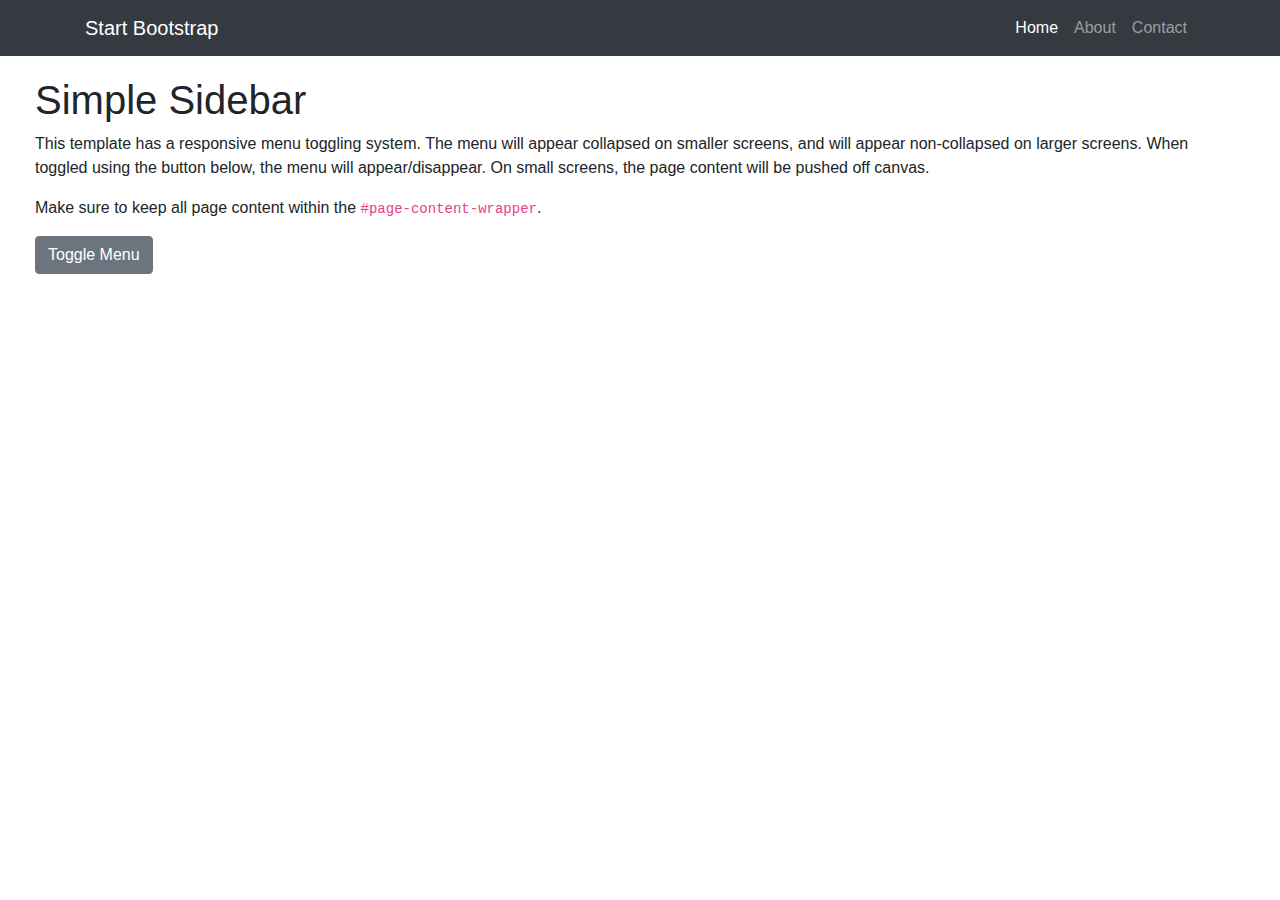
<file: frontend/index.html>
<!DOCTYPE html>
<html lang="en">

<head>

    <meta charset="utf-8">
    <meta name="viewport" content="width=device-width, initial-scale=1, shrink-to-fit=no">
    <meta name="description" content="">
    <meta name="author" content="">

    <title>LexHack Template</title>

    <!-- Bootstrap core CSS -->
    <link href="vendor/bootstrap/css/bootstrap.min.css" rel="stylesheet">

    <!-- Custom styles for this template -->
    <link href="css/blog-home.css" rel="stylesheet">
    <link href="css/simple-sidebar.css" rel="stylesheet">

</head>

<body>

<div id="wrapper">

    <!-- Navigation -->
    <nav class="navbar navbar-expand-lg navbar-dark bg-dark fixed-top">
        <div class="container">
            <a class="navbar-brand" href="#">Start Bootstrap</a>
            <button class="navbar-toggler" type="button" data-toggle="collapse" data-target="#navbarResponsive" aria-controls="navbarResponsive" aria-expanded="false" aria-label="Toggle navigation">
                <span class="navbar-toggler-icon"></span>
            </button>
            <div class="collapse navbar-collapse" id="navbarResponsive">
                <ul class="navbar-nav ml-auto">
                    <li class="nav-item active">
                        <a class="nav-link" href="#">Home
                            <span class="sr-only">(current)</span>
                        </a>
                    </li>
                    <li class="nav-item">
                        <a class="nav-link" href="#">About</a>
                    </li>
                    <li class="nav-item">
                        <a class="nav-link" href="#">Contact</a>
                    </li>
                </ul>
            </div>
        </div>
    </nav>

    <!-- Sidebar -->
    <div id="sidebar-wrapper">
        <ul class="sidebar-nav">
            <li class="sidebar-brand">
                <a href="#">
                    Start Bootstrap
                </a>
            </li>
            <li>
                <a href="#">Dashboard</a>
            </li>
            <li>
                <a href="#">Overview</a>
            </li>
            <li>
                <a href="#">About</a>
            </li>
            <li>
                <a href="#">Contact</a>
            </li>
        </ul>
    </div>
    <!-- /#sidebar-wrapper -->

    <!-- Page Content -->
    <div id="page-content-wrapper">
        <div class="container-fluid">
            <h1>Simple Sidebar</h1>
            <p>This template has a responsive menu toggling system. The menu will appear collapsed on smaller screens, and will appear non-collapsed on larger screens. When toggled using the button below, the menu will appear/disappear. On small screens, the page content will be pushed off canvas.</p>
            <p>Make sure to keep all page content within the <code>#page-content-wrapper</code>.</p>
            <a href="#menu-toggle" class="btn btn-secondary" id="menu-toggle">Toggle Menu</a>
        </div>
    </div>
    <!-- /#page-content-wrapper -->

</div>
<!-- /#wrapper -->

<!-- Bootstrap core JavaScript -->
<script src="vendor/jquery/jquery.min.js"></script>
<script src="vendor/bootstrap/js/bootstrap.bundle.min.js"></script>

<!-- Menu Toggle Script -->
<script>
    $("#menu-toggle").click(function(e) {
        e.preventDefault();
        $("#wrapper").toggleClass("toggled");
    });
</script>

</body>

</html>
</file>
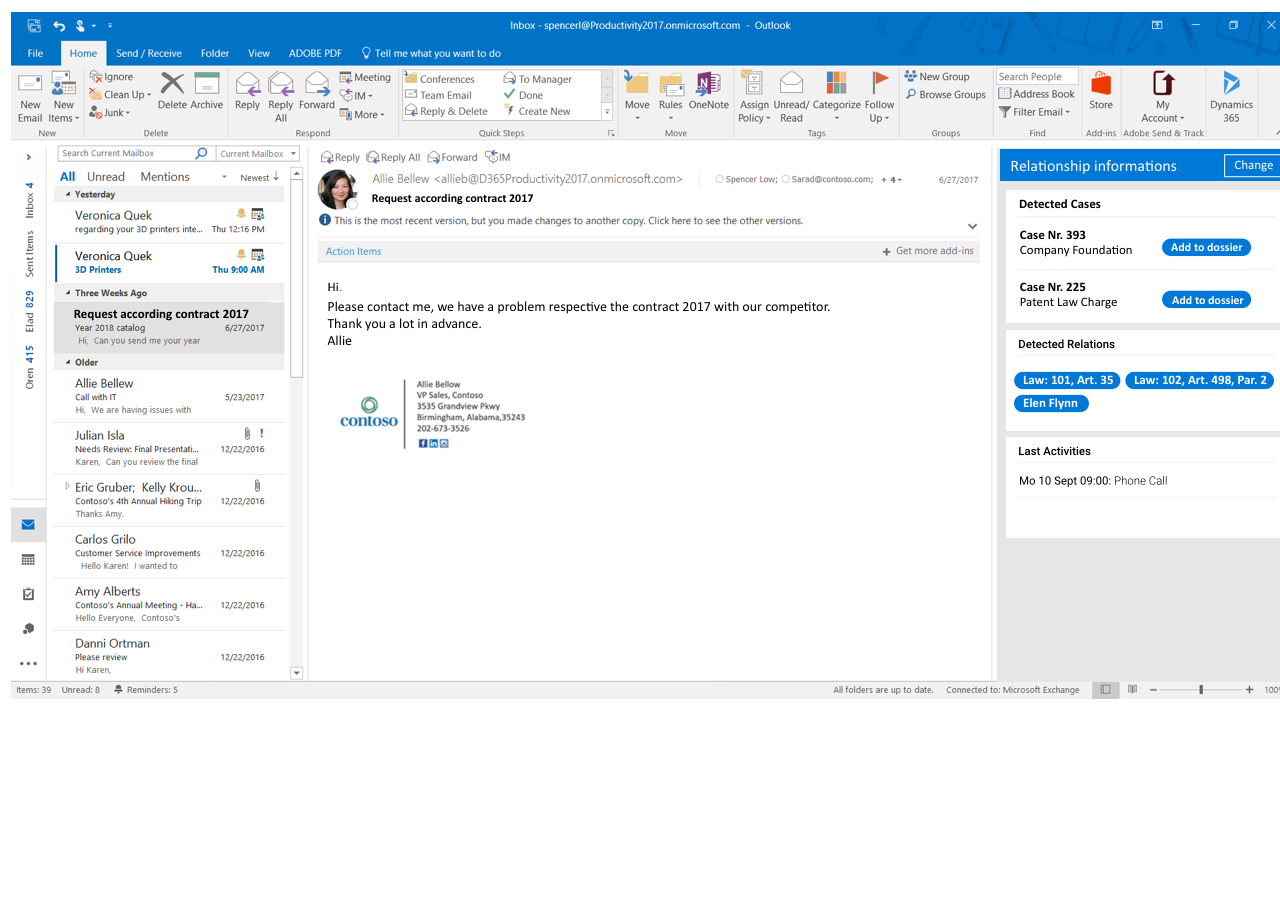
<file: outlook/index.html>
<html>
	<head>
		<link href='styles.css' rel='stylesheet'>
	</head>
	<body>
		<div class='sk-ab sk-Outlook-Small-Window'>
			<div class='sk-asset sk-Outlook-Standard'></div>
			<div class='sk-asset sk-BG-Grey'></div>
			<div class='sk-asset sk-Last-Activities'></div>
			<div class='sk-asset sk-Detected-Relations'></div>
			<a href=""><div class='sk-asset sk-BTN-Law-102'></div></a>
			<a href=""><div class='sk-asset sk-BTN-Law-101'></div></a>
			<a href=""><div class='sk-asset sk-BTN-Person'></div></a>
			<a href=""><div class='sk-asset sk-Case-225'></div></a>
			<a href=""><div class='sk-asset sk-Case-393'></div></a>
			<div class='sk-asset sk-Detected-Cases-Copy'></div>
			<div class='sk-asset sk-Header'></div>
		</div>
	</body>
</html>
</file>
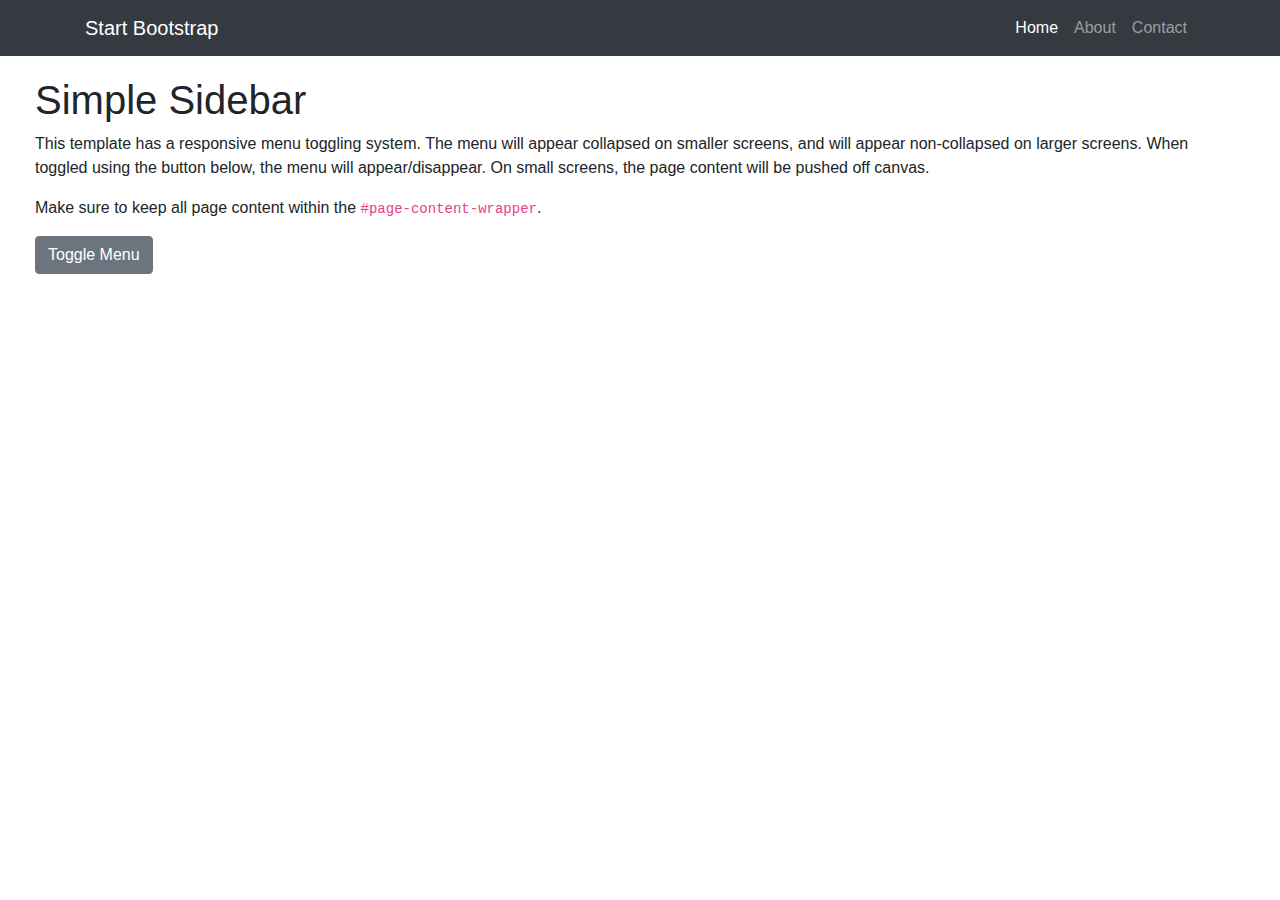
<file: backend/static/index.html>
<!DOCTYPE html>
<html lang="en">

<head>

    <meta charset="utf-8">
    <meta name="viewport" content="width=device-width, initial-scale=1, shrink-to-fit=no">
    <meta name="description" content="">
    <meta name="author" content="">

    <title>LexHack Template</title>

    <!-- Bootstrap core CSS -->
    <link href="vendor/bootstrap/css/bootstrap.min.css" rel="stylesheet">

    <!-- Custom styles for this template -->
    <link href="css/blog-home.css" rel="stylesheet">
    <link href="css/simple-sidebar.css" rel="stylesheet">

</head>

<body>

<div id="wrapper">

    <!-- Navigation -->
    <nav class="navbar navbar-expand-lg navbar-dark bg-dark fixed-top">
        <div class="container">
            <a class="navbar-brand" href="#">Start Bootstrap</a>
            <button class="navbar-toggler" type="button" data-toggle="collapse" data-target="#navbarResponsive" aria-controls="navbarResponsive" aria-expanded="false" aria-label="Toggle navigation">
                <span class="navbar-toggler-icon"></span>
            </button>
            <div class="collapse navbar-collapse" id="navbarResponsive">
                <ul class="navbar-nav ml-auto">
                    <li class="nav-item active">
                        <a class="nav-link" href="#">Home
                            <span class="sr-only">(current)</span>
                        </a>
                    </li>
                    <li class="nav-item">
                        <a class="nav-link" href="#">About</a>
                    </li>
                    <li class="nav-item">
                        <a class="nav-link" href="#">Contact</a>
                    </li>
                </ul>
            </div>
        </div>
    </nav>

    <!-- Sidebar -->
    <div id="sidebar-wrapper">
        <ul class="sidebar-nav">
            <li class="sidebar-brand">
                <a href="#">
                    Clients
                </a>
            </li>
            <li>
                <a href="case-management.html?customer=facebook">Facebook</a>
            </li>
            <li>
                <a href="case-management.html?customer=microsoft">Microsoft</a>
            </li>
        </ul>
    </div>
    <!-- /#sidebar-wrapper -->

    <!-- Page Content -->
    <div id="page-content-wrapper">
        <div class="container-fluid">
            <h1>Simple Sidebar</h1>
            <p>This template has a responsive menu toggling system. The menu will appear collapsed on smaller screens, and will appear non-collapsed on larger screens. When toggled using the button below, the menu will appear/disappear. On small screens, the page content will be pushed off canvas.</p>
            <p>Make sure to keep all page content within the <code>#page-content-wrapper</code>.</p>
            <a href="#menu-toggle" class="btn btn-secondary" id="menu-toggle">Toggle Menu</a>
        </div>
    </div>
    <!-- /#page-content-wrapper -->

</div>
<!-- /#wrapper -->

<!-- Bootstrap core JavaScript -->
<script src="vendor/jquery/jquery.min.js"></script>
<script src="vendor/bootstrap/js/bootstrap.bundle.min.js"></script>

<!-- Menu Toggle Script -->
<script>
    $("#menu-toggle").click(function(e) {
        e.preventDefault();
        $("#wrapper").toggleClass("toggled");
    });
</script>

</body>

</html>
</file>
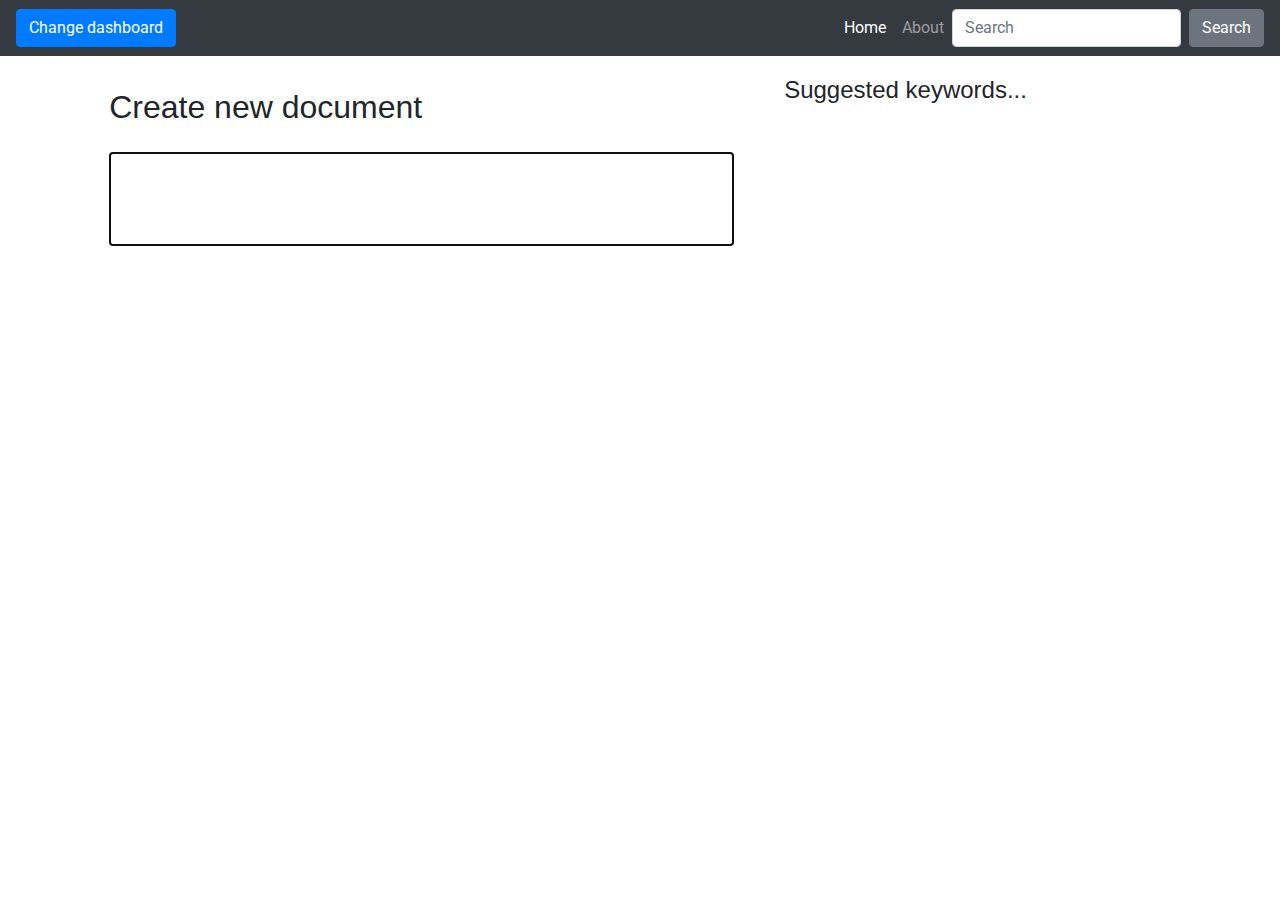
<file: frontend/editor.html>
<!DOCTYPE html>
<html lang="en">
<head>
    <meta charset="utf-8">
    <meta name="viewport" content="width=device-width, initial-scale=1, minimum-scale=1.0 shrink-to-fit=no">
    <meta http-equiv="X-UA-Compatible" content="IE=edge">
    <meta name="description" content="Collaborative Text Editor">
    <meta name="author" content="Nicolas Mauchle, Pieron Steinger, Elena Mastrandrea, Bettina Burri">

    <title>Collaborative Text Editor</title>
    <!-- Bootstrap core CSS -->
    <link href="vendor/bootstrap/css/bootstrap.min.css" rel="stylesheet">

    <!-- Custom styles for this template -->
    <link href="css/blog-home.css" rel="stylesheet">
    <link href="css/simple-sidebar.css" rel="stylesheet">
    <link href="https://fonts.googleapis.com/css?family=Roboto" rel="stylesheet">
    <link href="css/app.css" rel="stylesheet">

</head>

<body>

<div id="wrapper">

    <!-- Navigation -->
    <nav class="navbar navbar-expand-lg navbar-dark bg-dark fixed-top">
            <!--  <div > class="container" -->
    
                <a href="#menu-toggle" class="btn btn-primary" id="menu-toggle">Change dashboard</a>
    
                
                
                <button class="navbar-toggler float-left" type="button" data-toggle="collapse" data-target="#navbarResponsive" aria-controls="navbarResponsive" aria-expanded="false" aria-label="Toggle navigation">
                    <span class="navbar-toggler-icon"></span>
                </button>
                <div class="collapse navbar-collapse float-left" id="navbarResponsive">
                        <ul class="navbar-nav ml-auto">
                                <li class="nav-item active">
                                    <a class="nav-link" href="#">Home
                                        <span class="sr-only">(current)</span>
                                    </a>
                                </li>
                                <li class="nav-item">
                                    <a class="nav-link" href="#">About</a>
                                </li>
                            </ul>
                    
                    <form class="form-inline mt-2 mt-md-0 pull-right">
                            <input class="form-control mr-sm-2" type="text" placeholder="Search" aria-label="Search">
                            <button class="btn btn-secondary my-2 my-sm-0" type="submit">Search</button>
                    </form>
                </div>
            <!-- </div> -->
        </nav>
    <!-- Sidebar -->
    <div id="sidebar-wrapper">
            <ul class="sidebar-nav">
                <li class="sidebar-brand">
                    <a href="#">Dashboards</a>
                </li>
                <li>
                    <a href="#">Cases</a>
                </li>
                <li>
                    <a href="#">Clients</a>
                </li>
                <li>
                    <a href="#">Laws</a>
                </li>
                <li>
                    <a href="#">Documents</a>
                </li>
            </ul>
        </div>
        <!-- /#sidebar-wrapper -->

    <!-- Page Content -->

    <div id="editor">
        <div class="row">
            <!-- Blog Entries Column -->

            <div class="col-md-1">&nbsp;</div>
            <div class="col-md-6">

                    <h1 class="my-4">
                        <small>Create new document</small>
                    </h1>

                    <!-- Blog Post -->
                    <div class="card mb-4">
                        <div class="card-body doc__text-editor" id="doc">
                            <p class="card-text"></p>
                            <p>&nbsp;</p>
                        </div>
                    </div>

            </div>
            <div class="col-md-3">
                <div class="card-body">
                    <h4>Suggested keywords...</h4>

                </div>
            </div>
            <!-- Sidebar Widgets Column -->
        </div>
    </div>
    <!-- /#page-content-wrapper -->

</div>
<!-- /#wrapper -->

<!-- Bootstrap core JavaScript -->
<script src="vendor/jquery/jquery.min.js"></script>
<script src="vendor/bootstrap/js/bootstrap.bundle.min.js"></script>
<script src="https://js.pusher.com/4.0/pusher.min.js"></script>
<script src="js/editor.js"></script>

<!-- Menu Toggle Script -->
<script>
    var doc = document.getElementById('doc');
    doc.contentEditable = true;
    doc.focus();
    $("#menu-toggle").click(function(e) {
        e.preventDefault();
        $("#wrapper").toggleClass("toggled");
    });
</script>
<script>
    var requestURL = 'json/sample.json';
    var request = new XMLHttpRequest();
    request.open('GET', requestURL);
</script>
<script src="js/data_editor.js"></script>
</body>
</html>
</file>
<file: outlook/styles.css>
/* Generated by Sketch HTML Export */

/* Boiler plate CSS */

.sk-ab {
	position: relative;
	overflow: hidden;
}

.sk-asset {
	position: absolute;
	background-repeat: no-repeat;
}

/* Specific to Outlook Small Window */
.sk-ab.sk-Outlook-Small-Window {
	background-color: #FFFFFF;
	width: 1284px;
	height: 694px;
}

.sk-asset.sk-Outlook-Standard {
	width: 1280px;
	height: 687px;
	left: 3px;
	top: 4px;
	background-image: url("images/Outlook Standard.png");
}

@media only screen and (min--moz-device-pixel-ratio: 2),
only screen and (-o-min-device-pixel-ratio: 2/1),
only screen and (-webkit-min-device-pixel-ratio: 2),
only screen and (min-device-pixel-ratio: 2) {
	.sk-asset.sk-Outlook-Standard {
		background-image: url("images/Outlook Standard@2x.png");
		background-size: 1280px 687px;
	}
}
@media only screen and (min--moz-device-pixel-ratio: 3),
only screen and (-o-min-device-pixel-ratio: 3/1),
only screen and (-webkit-min-device-pixel-ratio: 3),
only screen and (min-device-pixel-ratio: 3) {
	.sk-asset.sk-Outlook-Standard {
		background-image: url("images/Outlook Standard@3x.png");
		background-size: 1280px 687px;
	}
}
.sk-asset.sk-BG-Grey {
	width: 290px;
	height: 532px;
	left: 992px;
	top: 141px;
	background-image: url("images/BG Grey.png");
}

@media only screen and (min--moz-device-pixel-ratio: 2),
only screen and (-o-min-device-pixel-ratio: 2/1),
only screen and (-webkit-min-device-pixel-ratio: 2),
only screen and (min-device-pixel-ratio: 2) {
	.sk-asset.sk-BG-Grey {
		background-image: url("images/BG Grey@2x.png");
		background-size: 290px 532px;
	}
}
@media only screen and (min--moz-device-pixel-ratio: 3),
only screen and (-o-min-device-pixel-ratio: 3/1),
only screen and (-webkit-min-device-pixel-ratio: 3),
only screen and (min-device-pixel-ratio: 3) {
	.sk-asset.sk-BG-Grey {
		background-image: url("images/BG Grey@3x.png");
		background-size: 290px 532px;
	}
}
.sk-asset.sk-Last-Activities {
	width: 277px;
	height: 101px;
	left: 998px;
	top: 429px;
	background-image: url("images/Last Activities.png");
}

@media only screen and (min--moz-device-pixel-ratio: 2),
only screen and (-o-min-device-pixel-ratio: 2/1),
only screen and (-webkit-min-device-pixel-ratio: 2),
only screen and (min-device-pixel-ratio: 2) {
	.sk-asset.sk-Last-Activities {
		background-image: url("images/Last Activities@2x.png");
		background-size: 277px 101px;
	}
}
@media only screen and (min--moz-device-pixel-ratio: 3),
only screen and (-o-min-device-pixel-ratio: 3/1),
only screen and (-webkit-min-device-pixel-ratio: 3),
only screen and (min-device-pixel-ratio: 3) {
	.sk-asset.sk-Last-Activities {
		background-image: url("images/Last Activities@3x.png");
		background-size: 277px 101px;
	}
}
.sk-asset.sk-Detected-Relations {
	width: 277px;
	height: 101px;
	left: 998px;
	top: 322px;
	background-image: url("images/Detected Relations.png");
}

@media only screen and (min--moz-device-pixel-ratio: 2),
only screen and (-o-min-device-pixel-ratio: 2/1),
only screen and (-webkit-min-device-pixel-ratio: 2),
only screen and (min-device-pixel-ratio: 2) {
	.sk-asset.sk-Detected-Relations {
		background-image: url("images/Detected Relations@2x.png");
		background-size: 277px 101px;
	}
}
@media only screen and (min--moz-device-pixel-ratio: 3),
only screen and (-o-min-device-pixel-ratio: 3/1),
only screen and (-webkit-min-device-pixel-ratio: 3),
only screen and (min-device-pixel-ratio: 3) {
	.sk-asset.sk-Detected-Relations {
		background-image: url("images/Detected Relations@3x.png");
		background-size: 277px 101px;
	}
}
.sk-asset.sk-BTN-Law-102 {
	width: 150px;
	height: 19px;
	left: 1117px;
	top: 363px;
	background-image: url("images/BTN Law 102.png");
}

@media only screen and (min--moz-device-pixel-ratio: 2),
only screen and (-o-min-device-pixel-ratio: 2/1),
only screen and (-webkit-min-device-pixel-ratio: 2),
only screen and (min-device-pixel-ratio: 2) {
	.sk-asset.sk-BTN-Law-102 {
		background-image: url("images/BTN Law 102@2x.png");
		background-size: 150px 19px;
	}
}
@media only screen and (min--moz-device-pixel-ratio: 3),
only screen and (-o-min-device-pixel-ratio: 3/1),
only screen and (-webkit-min-device-pixel-ratio: 3),
only screen and (min-device-pixel-ratio: 3) {
	.sk-asset.sk-BTN-Law-102 {
		background-image: url("images/BTN Law 102@3x.png");
		background-size: 150px 19px;
	}
}
.sk-asset.sk-BTN-Law-101 {
	width: 107px;
	height: 19px;
	left: 1006px;
	top: 363px;
	background-image: url("images/BTN Law 101.png");
}

@media only screen and (min--moz-device-pixel-ratio: 2),
only screen and (-o-min-device-pixel-ratio: 2/1),
only screen and (-webkit-min-device-pixel-ratio: 2),
only screen and (min-device-pixel-ratio: 2) {
	.sk-asset.sk-BTN-Law-101 {
		background-image: url("images/BTN Law 101@2x.png");
		background-size: 107px 19px;
	}
}
@media only screen and (min--moz-device-pixel-ratio: 3),
only screen and (-o-min-device-pixel-ratio: 3/1),
only screen and (-webkit-min-device-pixel-ratio: 3),
only screen and (min-device-pixel-ratio: 3) {
	.sk-asset.sk-BTN-Law-101 {
		background-image: url("images/BTN Law 101@3x.png");
		background-size: 107px 19px;
	}
}
.sk-asset.sk-BTN-Person {
	width: 76px;
	height: 19px;
	left: 1006px;
	top: 386px;
	background-image: url("images/BTN Person.png");
}

@media only screen and (min--moz-device-pixel-ratio: 2),
only screen and (-o-min-device-pixel-ratio: 2/1),
only screen and (-webkit-min-device-pixel-ratio: 2),
only screen and (min-device-pixel-ratio: 2) {
	.sk-asset.sk-BTN-Person {
		background-image: url("images/BTN Person@2x.png");
		background-size: 76px 19px;
	}
}
@media only screen and (min--moz-device-pixel-ratio: 3),
only screen and (-o-min-device-pixel-ratio: 3/1),
only screen and (-webkit-min-device-pixel-ratio: 3),
only screen and (min-device-pixel-ratio: 3) {
	.sk-asset.sk-BTN-Person {
		background-image: url("images/BTN Person@3x.png");
		background-size: 76px 19px;
	}
}
.sk-asset.sk-Case-225 {
	width: 277px;
	height: 53px;
	left: 998px;
	top: 262px;
	background-image: url("images/Case 225.png");
}

@media only screen and (min--moz-device-pixel-ratio: 2),
only screen and (-o-min-device-pixel-ratio: 2/1),
only screen and (-webkit-min-device-pixel-ratio: 2),
only screen and (min-device-pixel-ratio: 2) {
	.sk-asset.sk-Case-225 {
		background-image: url("images/Case 225@2x.png");
		background-size: 277px 53px;
	}
}
@media only screen and (min--moz-device-pixel-ratio: 3),
only screen and (-o-min-device-pixel-ratio: 3/1),
only screen and (-webkit-min-device-pixel-ratio: 3),
only screen and (min-device-pixel-ratio: 3) {
	.sk-asset.sk-Case-225 {
		background-image: url("images/Case 225@3x.png");
		background-size: 277px 53px;
	}
}
.sk-asset.sk-Case-393 {
	width: 277px;
	height: 54px;
	left: 998px;
	top: 209px;
	background-image: url("images/Case 393.png");
}

@media only screen and (min--moz-device-pixel-ratio: 2),
only screen and (-o-min-device-pixel-ratio: 2/1),
only screen and (-webkit-min-device-pixel-ratio: 2),
only screen and (min-device-pixel-ratio: 2) {
	.sk-asset.sk-Case-393 {
		background-image: url("images/Case 393@2x.png");
		background-size: 277px 54px;
	}
}
@media only screen and (min--moz-device-pixel-ratio: 3),
only screen and (-o-min-device-pixel-ratio: 3/1),
only screen and (-webkit-min-device-pixel-ratio: 3),
only screen and (min-device-pixel-ratio: 3) {
	.sk-asset.sk-Case-393 {
		background-image: url("images/Case 393@3x.png");
		background-size: 277px 54px;
	}
}
.sk-asset.sk-Detected-Cases-Copy {
	width: 277px;
	height: 28px;
	left: 998px;
	top: 182px;
	background-image: url("images/Detected Cases Copy.png");
}

@media only screen and (min--moz-device-pixel-ratio: 2),
only screen and (-o-min-device-pixel-ratio: 2/1),
only screen and (-webkit-min-device-pixel-ratio: 2),
only screen and (min-device-pixel-ratio: 2) {
	.sk-asset.sk-Detected-Cases-Copy {
		background-image: url("images/Detected Cases Copy@2x.png");
		background-size: 277px 28px;
	}
}
@media only screen and (min--moz-device-pixel-ratio: 3),
only screen and (-o-min-device-pixel-ratio: 3/1),
only screen and (-webkit-min-device-pixel-ratio: 3),
only screen and (min-device-pixel-ratio: 3) {
	.sk-asset.sk-Detected-Cases-Copy {
		background-image: url("images/Detected Cases Copy@3x.png");
		background-size: 277px 28px;
	}
}
.sk-asset.sk-Header {
	width: 290px;
	height: 32px;
	left: 992px;
	top: 141px;
	background-image: url("images/Header.png");
}

@media only screen and (min--moz-device-pixel-ratio: 2),
only screen and (-o-min-device-pixel-ratio: 2/1),
only screen and (-webkit-min-device-pixel-ratio: 2),
only screen and (min-device-pixel-ratio: 2) {
	.sk-asset.sk-Header {
		background-image: url("images/Header@2x.png");
		background-size: 290px 32px;
	}
}
@media only screen and (min--moz-device-pixel-ratio: 3),
only screen and (-o-min-device-pixel-ratio: 3/1),
only screen and (-webkit-min-device-pixel-ratio: 3),
only screen and (min-device-pixel-ratio: 3) {
	.sk-asset.sk-Header {
		background-image: url("images/Header@3x.png");
		background-size: 290px 32px;
	}
}
</file>
<file: frontend/css/app.css>
#editor {
    font-family: "Helvetica","Arial",sans-serif;
    font-size: 14px;
    font-weight: 400;
    line-height: 20px;
    margin: 0;
    padding: 0;
  }
  
  .header {
    height: 80px;
    display: flex;
    align-items: center;
  }
  
  .header__h1 {
    margin: 20px;
    padding: 10px;
    color: #424242;
  }
  
  #doc .doc__background-ribbon {
    height: 200px;
    background: #eee;
  }
  
  #doc .doc__text-editor {
    width: 70%;
    padding: 40px 28px;
    min-height: 600px !important;
    background: #fff;
    margin: 0 auto;
    transform: translateY(-150px);
  }
</file>
<file: frontend/css/blog-home.css>
/*!
 * Start Bootstrap - Blog Home (https://startbootstrap.com/template-overviews/blog-home)
 * Copyright 2013-2017 Start Bootstrap
 * Licensed under MIT (https://github.com/BlackrockDigital/startbootstrap-blog-home/blob/master/LICENSE)
 */

body {
  padding-top: 54px;
}

@media (min-width: 992px) {
  body {
    padding-top: 56px;
  }
}
</file>
<file: frontend/css/simple-sidebar.css>
/*!
 * Start Bootstrap - Simple Sidebar (https://startbootstrap.com/template-overviews/simple-sidebar)
 * Copyright 2013-2017 Start Bootstrap
 * Licensed under MIT (https://github.com/BlackrockDigital/startbootstrap-simple-sidebar/blob/master/LICENSE)
 */

body {
  overflow-x: hidden;
}

#wrapper {
  padding-left: 0;
  -webkit-transition: all 0.5s ease;
  -moz-transition: all 0.5s ease;
  -o-transition: all 0.5s ease;
  transition: all 0.5s ease;
}

#wrapper.toggled {
  padding-left: 250px;
}

#sidebar-wrapper {
  z-index: 1000;
  position: fixed;
  left: 250px;
  width: 0;
  height: 100%;
  margin-left: -250px;
  overflow-y: auto;
  background: #000;
  -webkit-transition: all 0.5s ease;
  -moz-transition: all 0.5s ease;
  -o-transition: all 0.5s ease;
  transition: all 0.5s ease;
}

#wrapper.toggled #sidebar-wrapper {
  width: 250px;
}

#page-content-wrapper {
  width: 100%;
  position: absolute;
  padding: 15px;
}

#wrapper.toggled #page-content-wrapper {
  position: absolute;
  margin-right: -250px;
}


/* Sidebar Styles */

.sidebar-nav {
  position: absolute;
  top: 0;
  width: 250px;
  margin: 0;
  padding: 0;
  list-style: none;
}

.sidebar-nav li {
  text-indent: 20px;
  line-height: 40px;
}

.sidebar-nav li a {
  display: block;
  text-decoration: none;
  color: #999999;
}

.sidebar-nav li a:hover {
  text-decoration: none;
  color: #fff;
  background: rgba(255, 255, 255, 0.2);
}

.sidebar-nav li a:active, .sidebar-nav li a:focus {
  text-decoration: none;
}

.sidebar-nav>.sidebar-brand {
  height: 65px;
  font-size: 18px;
  line-height: 60px;
}

.sidebar-nav>.sidebar-brand a {
  color: #999999;
}

.sidebar-nav>.sidebar-brand a:hover {
  color: #fff;
  background: none;
}

@media(min-width:768px) {
  #wrapper {
    padding-left: 0;
  }
  #wrapper.toggled {
    padding-left: 250px;
  }
  #sidebar-wrapper {
    width: 0;
  }
  #wrapper.toggled #sidebar-wrapper {
    width: 250px;
  }
  #page-content-wrapper {
    padding: 20px;
    position: relative;
  }
  #wrapper.toggled #page-content-wrapper {
    position: relative;
    margin-right: 0;
  }
}
</file>
<file: backend/static/css/blog-home.css>
/*!
 * Start Bootstrap - Blog Home (https://startbootstrap.com/template-overviews/blog-home)
 * Copyright 2013-2017 Start Bootstrap
 * Licensed under MIT (https://github.com/BlackrockDigital/startbootstrap-blog-home/blob/master/LICENSE)
 */

body {
  padding-top: 54px;
}

@media (min-width: 992px) {
  body {
    padding-top: 56px;
  }
}
</file>
<file: backend/static/css/simple-sidebar.css>
/*!
 * Start Bootstrap - Simple Sidebar (https://startbootstrap.com/template-overviews/simple-sidebar)
 * Copyright 2013-2017 Start Bootstrap
 * Licensed under MIT (https://github.com/BlackrockDigital/startbootstrap-simple-sidebar/blob/master/LICENSE)
 */

body {
  overflow-x: hidden;
}

#wrapper {
  padding-left: 0;
  -webkit-transition: all 0.5s ease;
  -moz-transition: all 0.5s ease;
  -o-transition: all 0.5s ease;
  transition: all 0.5s ease;
}

#wrapper.toggled {
  padding-left: 250px;
}

#sidebar-wrapper {
  z-index: 1000;
  position: fixed;
  left: 250px;
  width: 0;
  height: 100%;
  margin-left: -250px;
  overflow-y: auto;
  background: #000;
  -webkit-transition: all 0.5s ease;
  -moz-transition: all 0.5s ease;
  -o-transition: all 0.5s ease;
  transition: all 0.5s ease;
}

#wrapper.toggled #sidebar-wrapper {
  width: 250px;
}

#page-content-wrapper {
  width: 100%;
  position: absolute;
  padding: 15px;
}

#wrapper.toggled #page-content-wrapper {
  position: absolute;
  margin-right: -250px;
}


/* Sidebar Styles */

.sidebar-nav {
  position: absolute;
  top: 0;
  width: 250px;
  margin: 0;
  padding: 0;
  list-style: none;
}

.sidebar-nav li {
  text-indent: 20px;
  line-height: 40px;
}

.sidebar-nav li a {
  display: block;
  text-decoration: none;
  color: #999999;
}

.sidebar-nav li a:hover {
  text-decoration: none;
  color: #fff;
  background: rgba(255, 255, 255, 0.2);
}

.sidebar-nav li a:active, .sidebar-nav li a:focus {
  text-decoration: none;
}

.sidebar-nav>.sidebar-brand {
  height: 65px;
  font-size: 18px;
  line-height: 60px;
}

.sidebar-nav>.sidebar-brand a {
  color: #999999;
}

.sidebar-nav>.sidebar-brand a:hover {
  color: #fff;
  background: none;
}

@media(min-width:768px) {
  #wrapper {
    padding-left: 0;
  }
  #wrapper.toggled {
    padding-left: 250px;
  }
  #sidebar-wrapper {
    width: 0;
  }
  #wrapper.toggled #sidebar-wrapper {
    width: 250px;
  }
  #page-content-wrapper {
    padding: 20px;
    position: relative;
  }
  #wrapper.toggled #page-content-wrapper {
    position: relative;
    margin-right: 0;
  }
}
</file>
